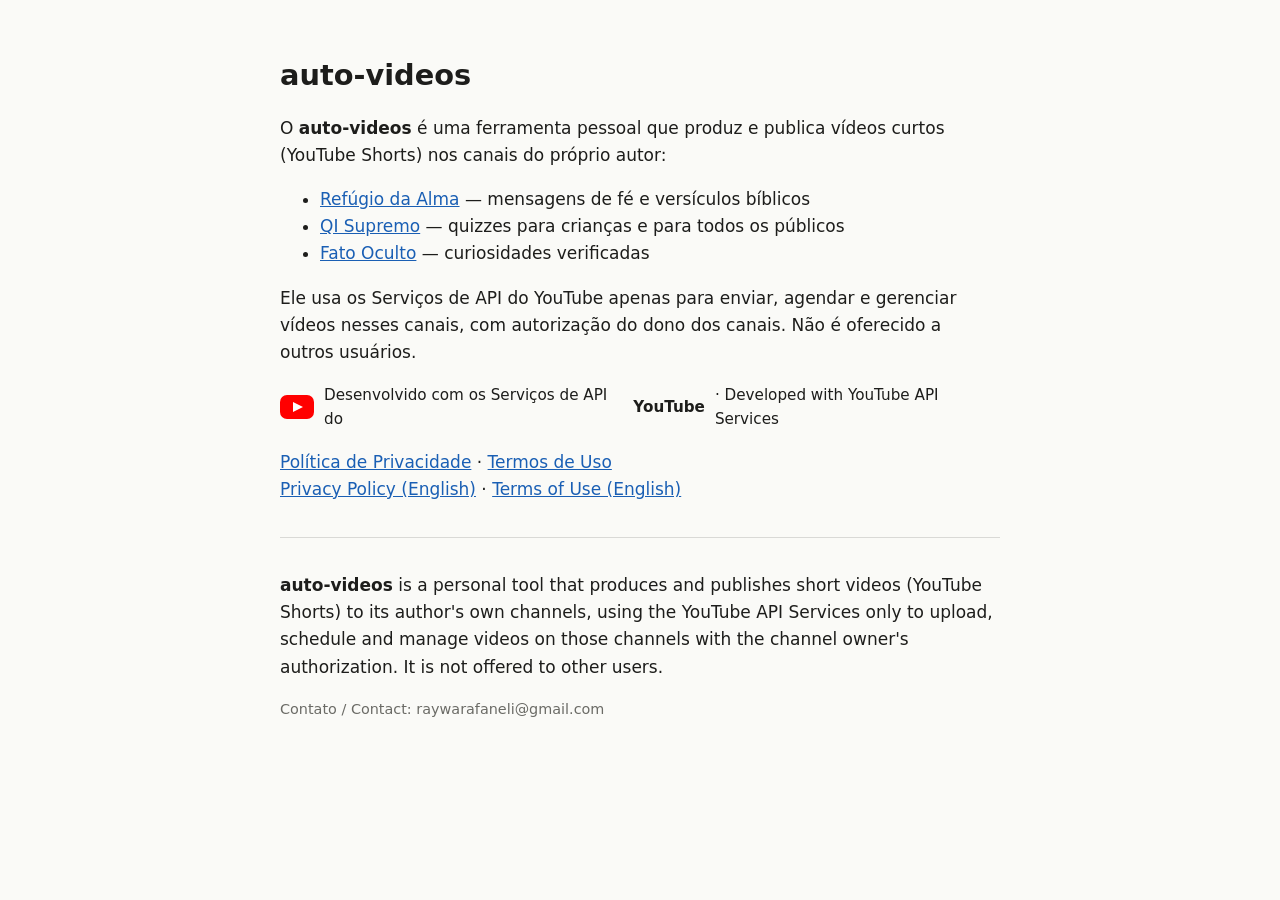
<file: index.html>
<!doctype html>
<html lang="pt-BR">
<head>
<meta charset="utf-8">
<meta name="viewport" content="width=device-width, initial-scale=1">
<title>auto-videos</title>
<link rel="stylesheet" href="estilo.css">
</head>
<body>
<main>
  <h1>auto-videos</h1>
  <p>O <strong>auto-videos</strong> é uma ferramenta pessoal que produz e publica vídeos curtos
  (YouTube Shorts) nos canais do próprio autor:</p>
  <ul>
    <li><a href="https://www.youtube.com/@refugiodaalmaaa">Refúgio da Alma</a> — mensagens de fé e versículos bíblicos</li>
    <li><a href="https://www.youtube.com/@qisupremo">QI Supremo</a> — quizzes para crianças e para todos os públicos</li>
    <li><a href="https://www.youtube.com/@fatooculto_Oficial">Fato Oculto</a> — curiosidades verificadas</li>
  </ul>
  <p>Ele usa os Serviços de API do YouTube apenas para enviar, agendar e gerenciar vídeos nesses canais,
  com autorização do dono dos canais. Não é oferecido a outros usuários.</p>
  <p class="yt"><span class="play" aria-hidden="true"></span> Desenvolvido com os Serviços de API do <strong>YouTube</strong>
  · Developed with YouTube API Services</p>
  <p><a href="privacidade.html">Política de Privacidade</a> · <a href="termos.html">Termos de Uso</a><br>
  <a href="privacy.html">Privacy Policy (English)</a> · <a href="terms.html">Terms of Use (English)</a></p>

  <hr>
  <p lang="en"><strong>auto-videos</strong> is a personal tool that produces and publishes short videos (YouTube Shorts)
  to its author's own channels, using the YouTube API Services only to upload, schedule and manage videos on
  those channels with the channel owner's authorization. It is not offered to other users.</p>
  <p class="contato">Contato / Contact: raywarafaneli@gmail.com</p>
</main>
</body>
</html>
</file>
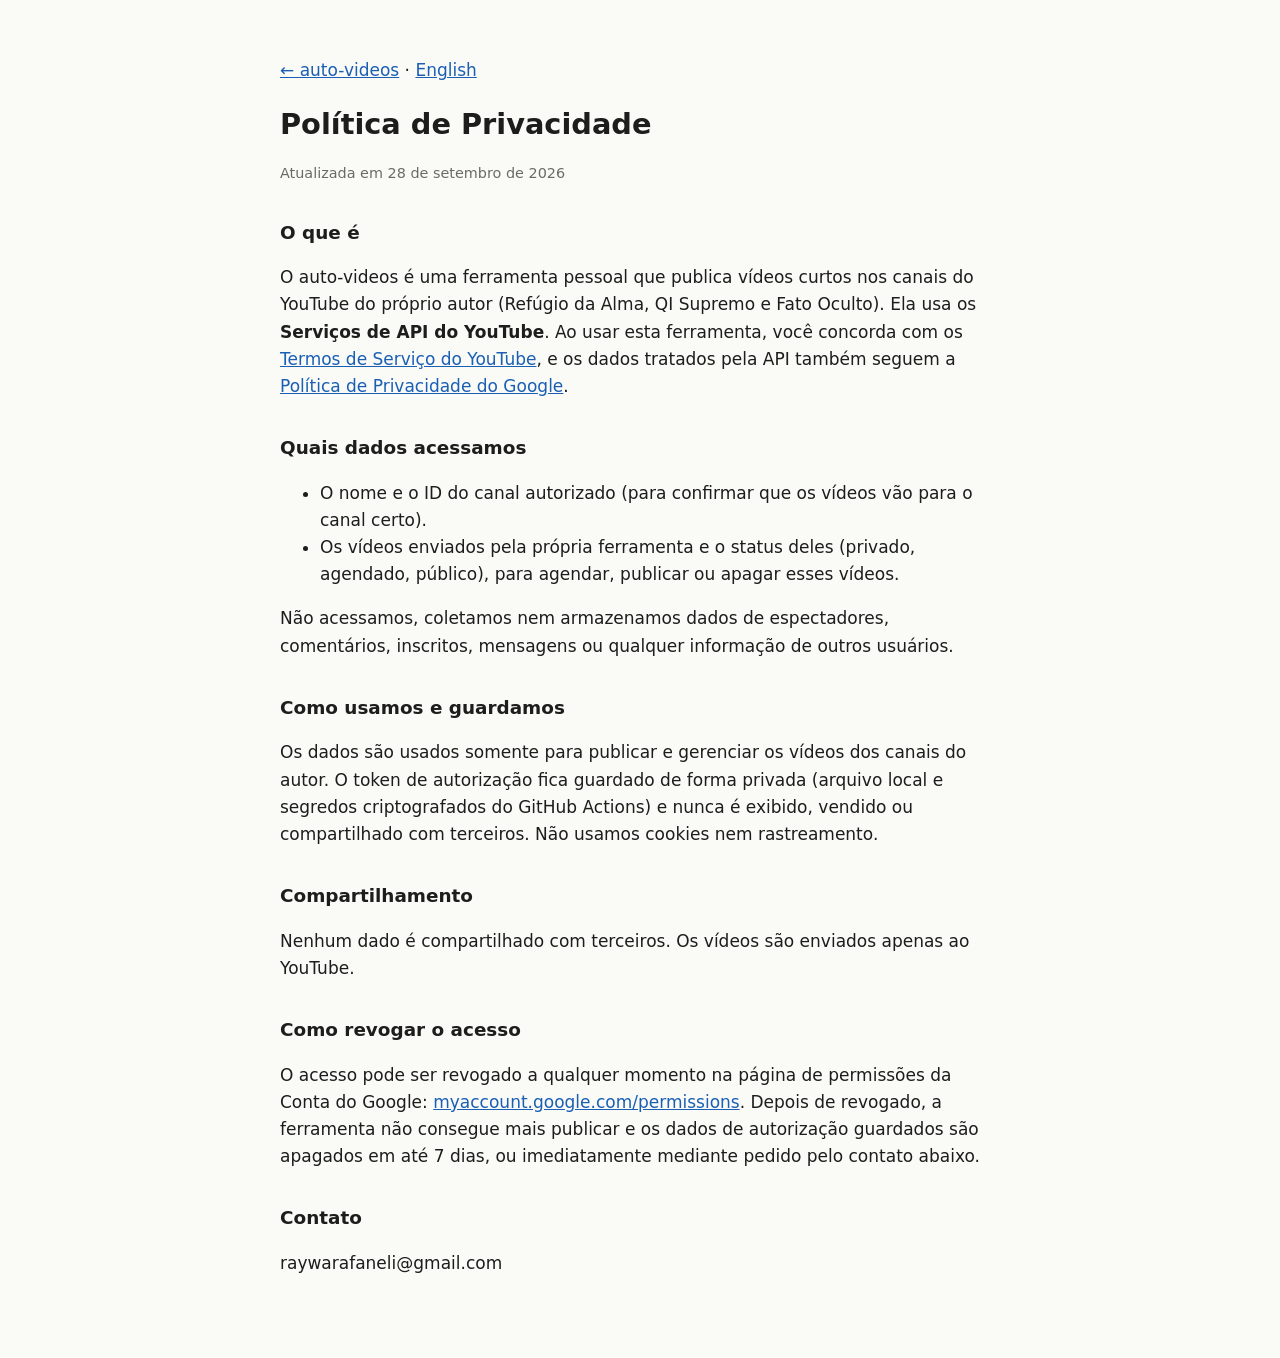
<file: privacidade.html>
<!doctype html>
<html lang="pt-BR">
<head>
<meta charset="utf-8">
<meta name="viewport" content="width=device-width, initial-scale=1">
<title>Política de Privacidade — auto-videos</title>
<link rel="stylesheet" href="estilo.css">
</head>
<body>
<main>
  <p><a href="index.html">← auto-videos</a> · <a href="privacy.html">English</a></p>
  <h1>Política de Privacidade</h1>
  <p class="data">Atualizada em 28 de setembro de 2026</p>

  <h2>O que é</h2>
  <p>O auto-videos é uma ferramenta pessoal que publica vídeos curtos nos canais do YouTube do próprio autor
  (Refúgio da Alma, QI Supremo e Fato Oculto). Ela usa os <strong>Serviços de API do YouTube</strong>.
  Ao usar esta ferramenta, você concorda com os
  <a href="https://www.youtube.com/t/terms">Termos de Serviço do YouTube</a>, e os dados tratados pela API também
  seguem a <a href="https://policies.google.com/privacy">Política de Privacidade do Google</a>.</p>

  <h2>Quais dados acessamos</h2>
  <ul>
    <li>O nome e o ID do canal autorizado (para confirmar que os vídeos vão para o canal certo).</li>
    <li>Os vídeos enviados pela própria ferramenta e o status deles (privado, agendado, público), para agendar,
    publicar ou apagar esses vídeos.</li>
  </ul>
  <p>Não acessamos, coletamos nem armazenamos dados de espectadores, comentários, inscritos, mensagens ou
  qualquer informação de outros usuários.</p>

  <h2>Como usamos e guardamos</h2>
  <p>Os dados são usados somente para publicar e gerenciar os vídeos dos canais do autor. O token de autorização
  fica guardado de forma privada (arquivo local e segredos criptografados do GitHub Actions) e nunca é exibido,
  vendido ou compartilhado com terceiros. Não usamos cookies nem rastreamento.</p>

  <h2>Compartilhamento</h2>
  <p>Nenhum dado é compartilhado com terceiros. Os vídeos são enviados apenas ao YouTube.</p>

  <h2>Como revogar o acesso</h2>
  <p>O acesso pode ser revogado a qualquer momento na página de permissões da Conta do Google:
  <a href="https://myaccount.google.com/permissions">myaccount.google.com/permissions</a>. Depois de revogado,
  a ferramenta não consegue mais publicar e os dados de autorização guardados são apagados em até 7 dias,
  ou imediatamente mediante pedido pelo contato abaixo.</p>

  <h2>Contato</h2>
  <p>raywarafaneli@gmail.com</p>
</main>
</body>
</html>
</file>
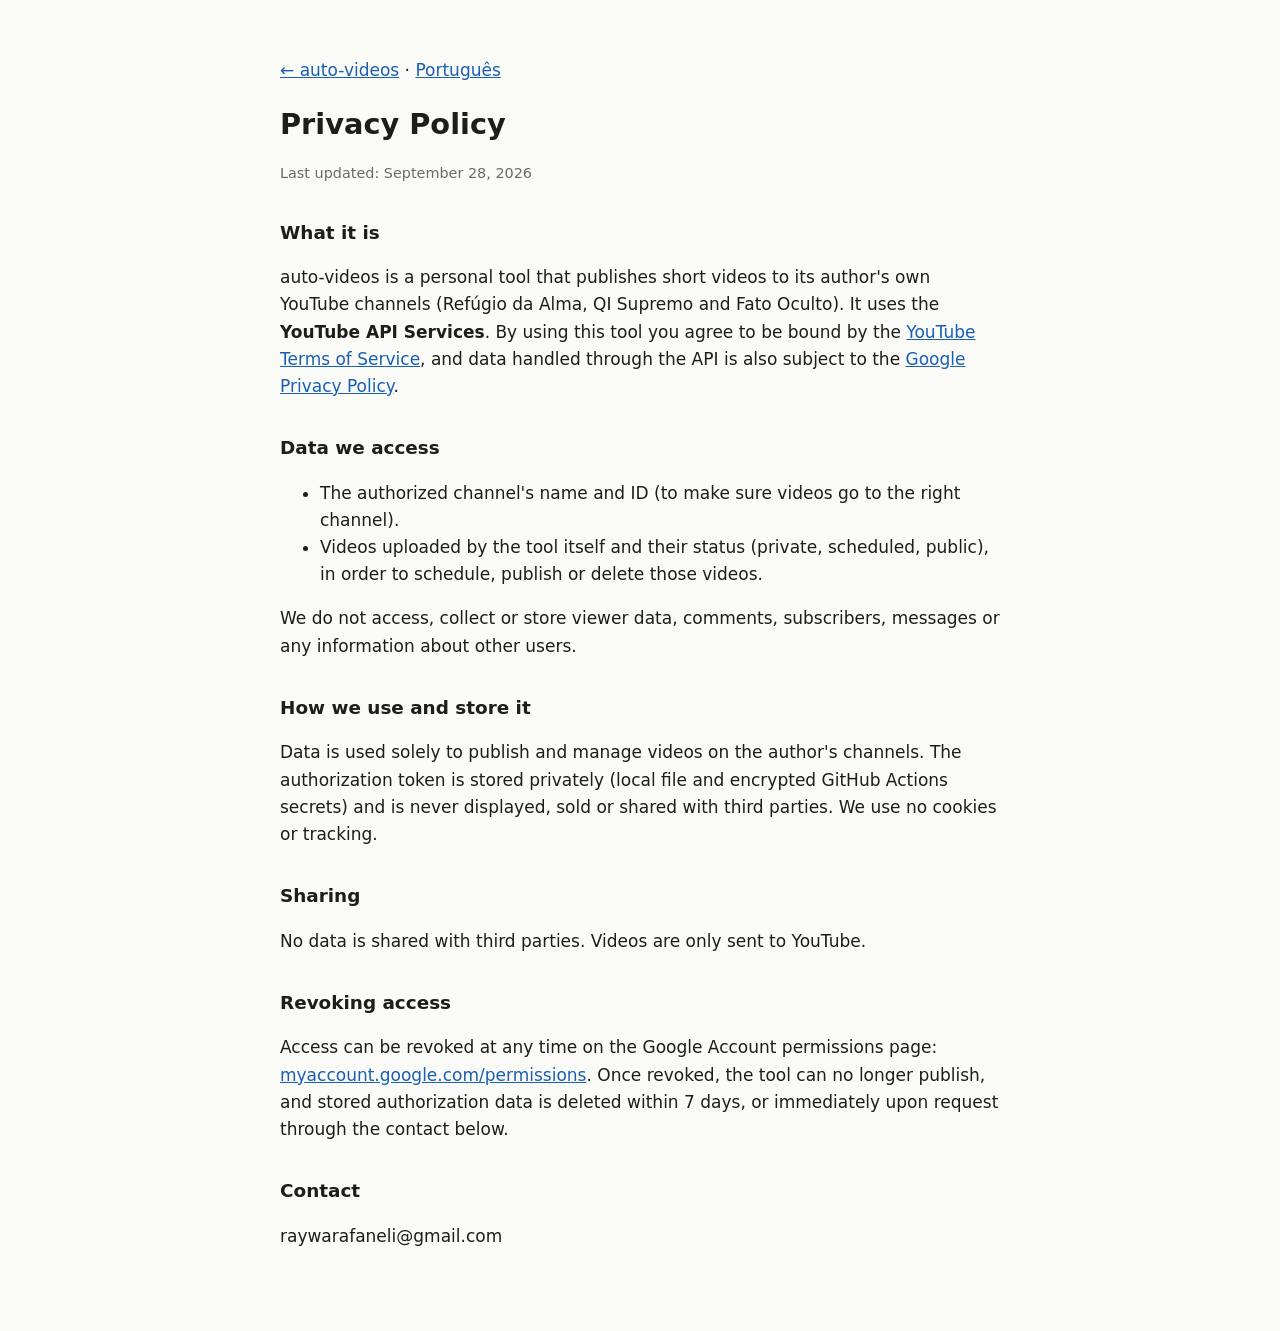
<file: privacy.html>
<!doctype html>
<html lang="en">
<head>
<meta charset="utf-8">
<meta name="viewport" content="width=device-width, initial-scale=1">
<title>Privacy Policy — auto-videos</title>
<link rel="stylesheet" href="estilo.css">
</head>
<body>
<main>
  <p><a href="index.html">← auto-videos</a> · <a href="privacidade.html">Português</a></p>
  <h1>Privacy Policy</h1>
  <p class="data">Last updated: September 28, 2026</p>

  <h2>What it is</h2>
  <p>auto-videos is a personal tool that publishes short videos to its author's own YouTube channels
  (Refúgio da Alma, QI Supremo and Fato Oculto). It uses the <strong>YouTube API Services</strong>.
  By using this tool you agree to be bound by the <a href="https://www.youtube.com/t/terms">YouTube Terms of Service</a>,
  and data handled through the API is also subject to the
  <a href="https://policies.google.com/privacy">Google Privacy Policy</a>.</p>

  <h2>Data we access</h2>
  <ul>
    <li>The authorized channel's name and ID (to make sure videos go to the right channel).</li>
    <li>Videos uploaded by the tool itself and their status (private, scheduled, public), in order to schedule,
    publish or delete those videos.</li>
  </ul>
  <p>We do not access, collect or store viewer data, comments, subscribers, messages or any information about
  other users.</p>

  <h2>How we use and store it</h2>
  <p>Data is used solely to publish and manage videos on the author's channels. The authorization token is stored
  privately (local file and encrypted GitHub Actions secrets) and is never displayed, sold or shared with third
  parties. We use no cookies or tracking.</p>

  <h2>Sharing</h2>
  <p>No data is shared with third parties. Videos are only sent to YouTube.</p>

  <h2>Revoking access</h2>
  <p>Access can be revoked at any time on the Google Account permissions page:
  <a href="https://myaccount.google.com/permissions">myaccount.google.com/permissions</a>. Once revoked, the tool
  can no longer publish, and stored authorization data is deleted within 7 days, or immediately upon request
  through the contact below.</p>

  <h2>Contact</h2>
  <p>raywarafaneli@gmail.com</p>
</main>
</body>
</html>
</file>
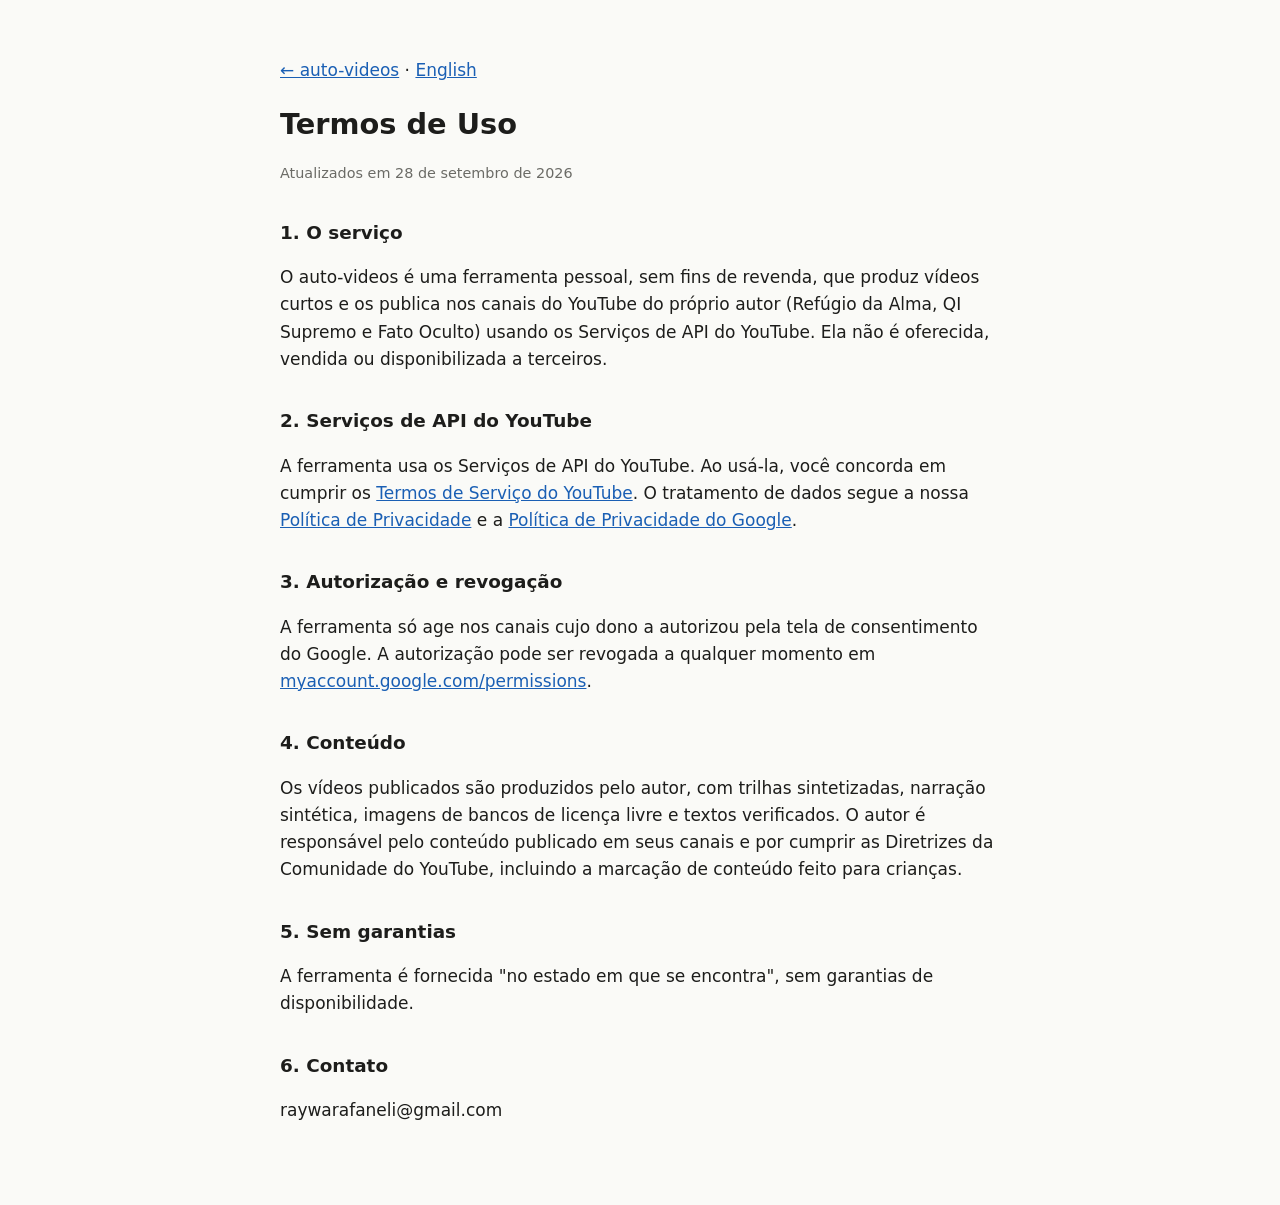
<file: termos.html>
<!doctype html>
<html lang="pt-BR">
<head>
<meta charset="utf-8">
<meta name="viewport" content="width=device-width, initial-scale=1">
<title>Termos de Uso — auto-videos</title>
<link rel="stylesheet" href="estilo.css">
</head>
<body>
<main>
  <p><a href="index.html">← auto-videos</a> · <a href="terms.html">English</a></p>
  <h1>Termos de Uso</h1>
  <p class="data">Atualizados em 28 de setembro de 2026</p>

  <h2>1. O serviço</h2>
  <p>O auto-videos é uma ferramenta pessoal, sem fins de revenda, que produz vídeos curtos e os publica nos
  canais do YouTube do próprio autor (Refúgio da Alma, QI Supremo e Fato Oculto) usando os Serviços de API do
  YouTube. Ela não é oferecida, vendida ou disponibilizada a terceiros.</p>

  <h2>2. Serviços de API do YouTube</h2>
  <p>A ferramenta usa os Serviços de API do YouTube. Ao usá-la, você concorda em cumprir os
  <a href="https://www.youtube.com/t/terms">Termos de Serviço do YouTube</a>. O tratamento de dados segue a nossa
  <a href="privacidade.html">Política de Privacidade</a> e a
  <a href="https://policies.google.com/privacy">Política de Privacidade do Google</a>.</p>

  <h2>3. Autorização e revogação</h2>
  <p>A ferramenta só age nos canais cujo dono a autorizou pela tela de consentimento do Google. A autorização pode
  ser revogada a qualquer momento em
  <a href="https://myaccount.google.com/permissions">myaccount.google.com/permissions</a>.</p>

  <h2>4. Conteúdo</h2>
  <p>Os vídeos publicados são produzidos pelo autor, com trilhas sintetizadas, narração sintética, imagens de bancos
  de licença livre e textos verificados. O autor é responsável pelo conteúdo publicado em seus canais e por cumprir
  as Diretrizes da Comunidade do YouTube, incluindo a marcação de conteúdo feito para crianças.</p>

  <h2>5. Sem garantias</h2>
  <p>A ferramenta é fornecida "no estado em que se encontra", sem garantias de disponibilidade.</p>

  <h2>6. Contato</h2>
  <p>raywarafaneli@gmail.com</p>
</main>
</body>
</html>
</file>
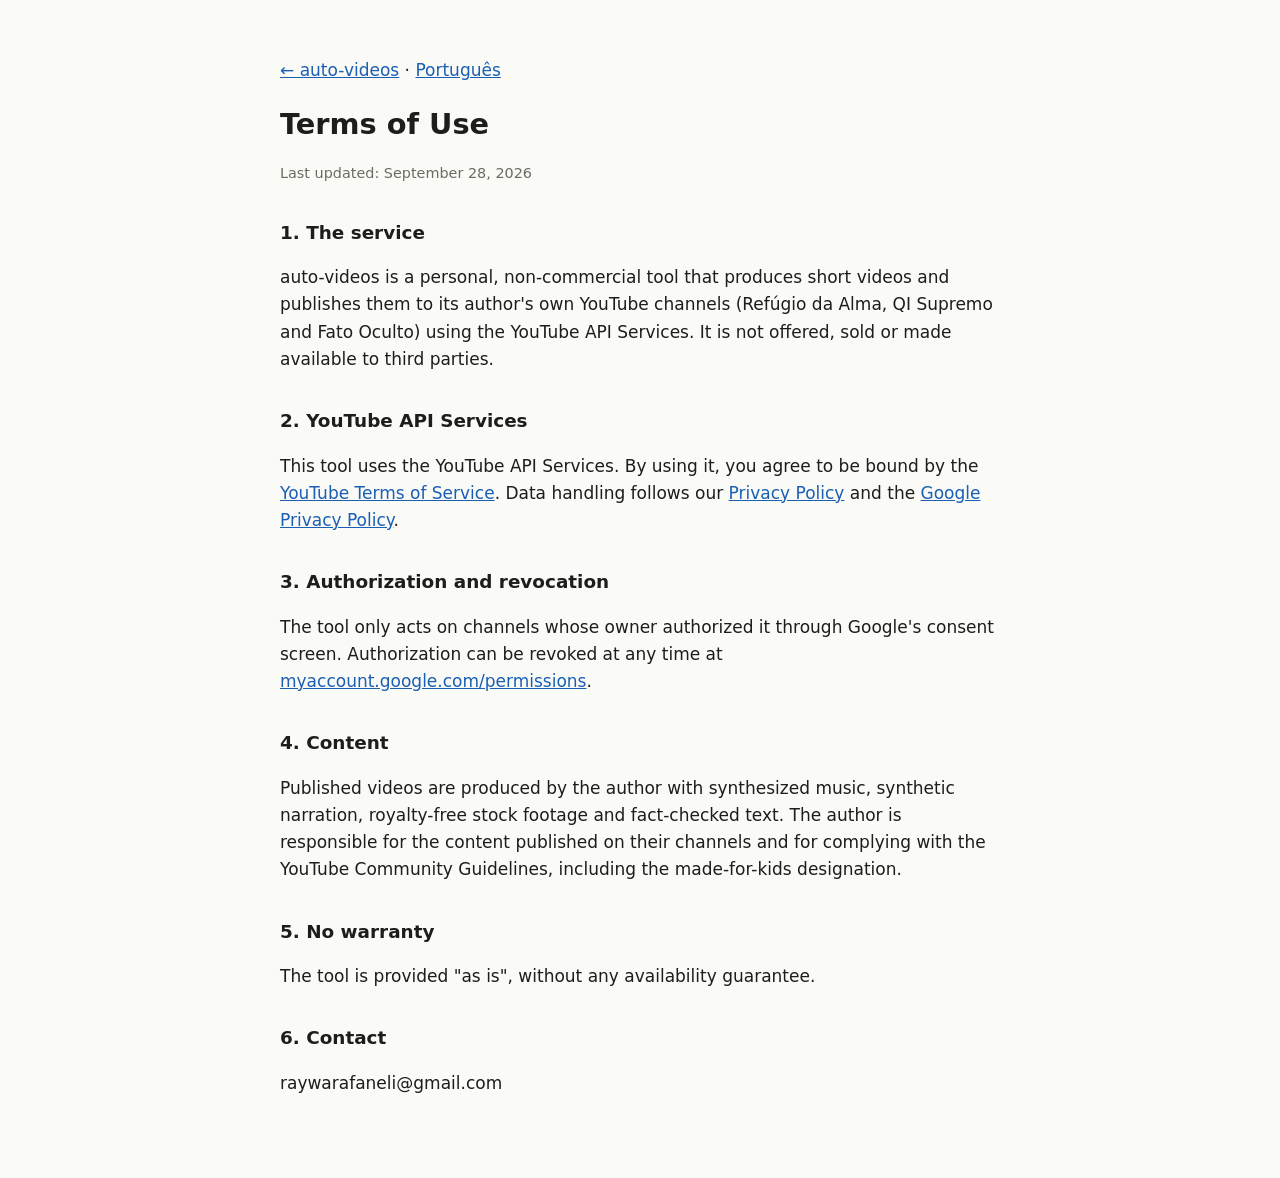
<file: terms.html>
<!doctype html>
<html lang="en">
<head>
<meta charset="utf-8">
<meta name="viewport" content="width=device-width, initial-scale=1">
<title>Terms of Use — auto-videos</title>
<link rel="stylesheet" href="estilo.css">
</head>
<body>
<main>
  <p><a href="index.html">← auto-videos</a> · <a href="termos.html">Português</a></p>
  <h1>Terms of Use</h1>
  <p class="data">Last updated: September 28, 2026</p>

  <h2>1. The service</h2>
  <p>auto-videos is a personal, non-commercial tool that produces short videos and publishes them to its author's
  own YouTube channels (Refúgio da Alma, QI Supremo and Fato Oculto) using the YouTube API Services. It is not
  offered, sold or made available to third parties.</p>

  <h2>2. YouTube API Services</h2>
  <p>This tool uses the YouTube API Services. By using it, you agree to be bound by the
  <a href="https://www.youtube.com/t/terms">YouTube Terms of Service</a>. Data handling follows our
  <a href="privacy.html">Privacy Policy</a> and the <a href="https://policies.google.com/privacy">Google Privacy Policy</a>.</p>

  <h2>3. Authorization and revocation</h2>
  <p>The tool only acts on channels whose owner authorized it through Google's consent screen. Authorization can be
  revoked at any time at <a href="https://myaccount.google.com/permissions">myaccount.google.com/permissions</a>.</p>

  <h2>4. Content</h2>
  <p>Published videos are produced by the author with synthesized music, synthetic narration, royalty-free stock
  footage and fact-checked text. The author is responsible for the content published on their channels and for
  complying with the YouTube Community Guidelines, including the made-for-kids designation.</p>

  <h2>5. No warranty</h2>
  <p>The tool is provided "as is", without any availability guarantee.</p>

  <h2>6. Contact</h2>
  <p>raywarafaneli@gmail.com</p>
</main>
</body>
</html>
</file>
<file: estilo.css>
:root { --bg: #fafaf7; --fg: #1d1d1b; --muted: #6b6b66; --link: #1a5fb4; }
@media (prefers-color-scheme: dark) { :root { --bg: #161615; --fg: #ececea; --muted: #a3a39e; --link: #8ab4f8; } }
body { margin: 0; background: var(--bg); color: var(--fg); font: 17px/1.6 system-ui, -apple-system, "Segoe UI", sans-serif; }
main { max-width: 720px; margin: 0 auto; padding: 40px 16px 64px; }
h1 { font-size: 1.8rem; margin: 0.4em 0; }
h2 { font-size: 1.15rem; margin-top: 1.8em; }
a { color: var(--link); }
.data, .contato { color: var(--muted); font-size: 0.9rem; }
hr { border: 0; border-top: 1px solid color-mix(in srgb, var(--fg) 15%, transparent); margin: 2em 0; }
.yt { display: flex; align-items: center; gap: 10px; font-size: 0.95rem; }
.play { width: 34px; height: 24px; border-radius: 7px; background: #ff0000; position: relative; flex: none; }
.play::after { content: ""; position: absolute; left: 13px; top: 7px; border-left: 10px solid #fff;
  border-top: 5px solid transparent; border-bottom: 5px solid transparent; }
</file>
